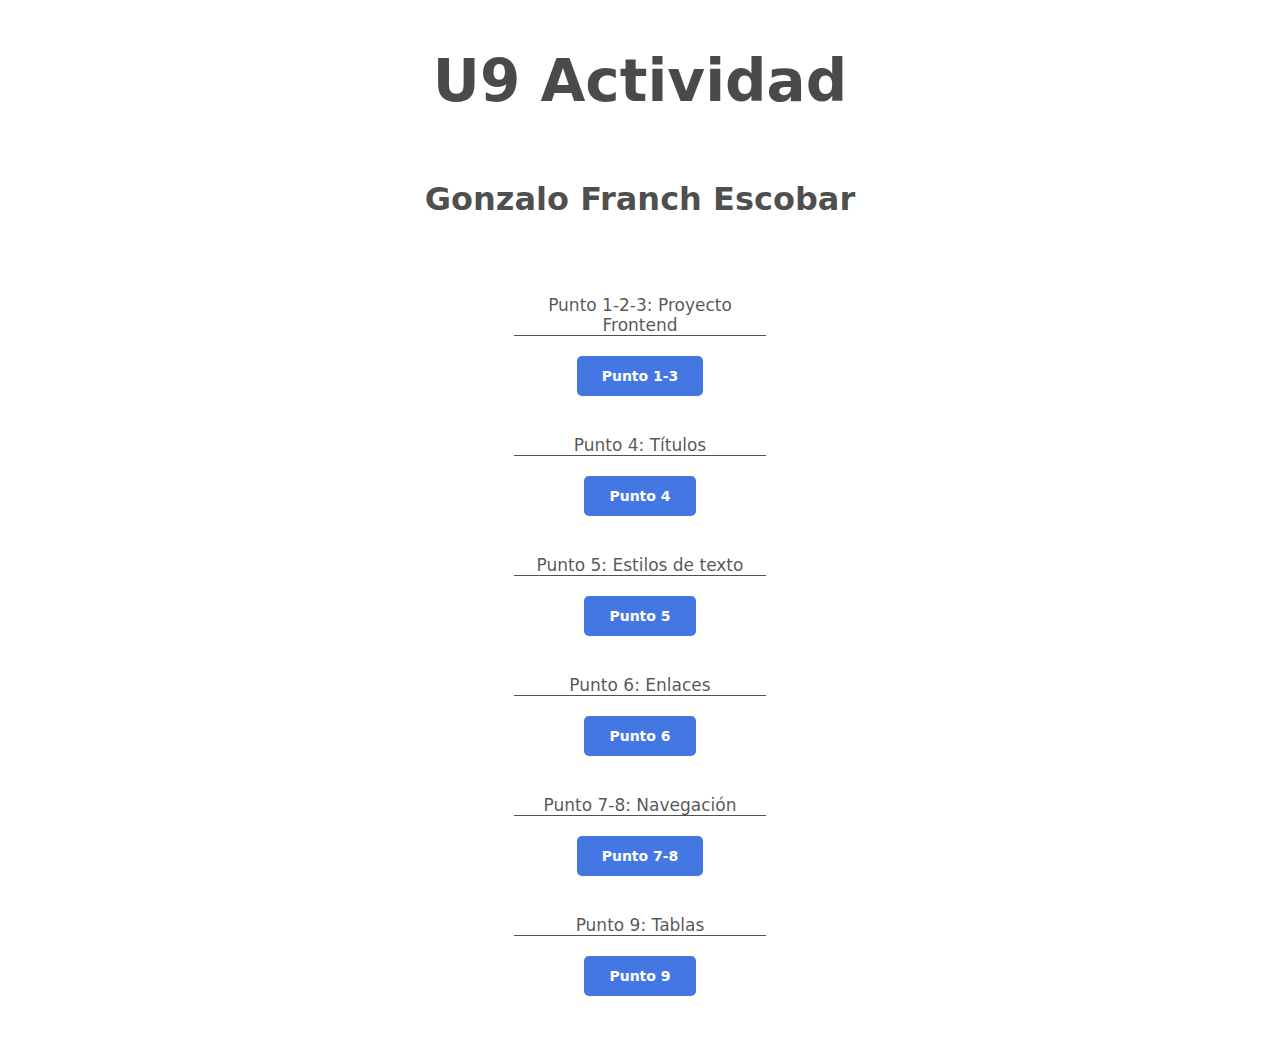
<file: index.html>
<!DOCTYPE html>
<html lang="en">
<head>
  <meta charset="UTF-8">
  <meta http-equiv="X-UA-Compatible" content="IE=edge">
  <meta name="viewport" content="width=device-width, initial-scale=1.0">
  <title>Actividad 9</title>
  <!-- LINK CSS -->
  <link rel="stylesheet" href="style.css">
  <!-- LINK FAVICON -->
  <link rel="icon" type="images/png" href="./favicon.png">
</head>
<body> 
  <div>
    <h1> U9 Actividad</h1>
    <h2>Gonzalo Franch Escobar</h2>
    <nav>
      <ul>
        <li>
          <p>
            Punto 1-2-3: Proyecto Frontend
          </p> 
          <a href="./puntos1-3/index.html">
            Punto 1-3
          </a>
        </li>
        <li>
          <p>
            Punto 4: Títulos
          </p> 
          <a href="./punto4/index.html">
            Punto 4
          </a>
        </li>
        <li>
          <p>
            Punto 5: Estilos de texto
          </p>
          <a href="./punto5/index.html">
            Punto 5
          </a>
        </li>
        <li>
          <p>
            Punto 6: Enlaces
          </p>
          <a href="./punto6/index.html">
            Punto 6
          </a>
        </li>
        <li>
          <p>
            Punto 7-8: Navegación
          </p>
          <a href="./punto7-8/index.html">
            Punto 7-8
          </a>
        </li>
        <li>
          <p>
            Punto 9: Tablas
          </p>
          <a href="./punto9/index.html">
            Punto 9
          </a>
        </li>
      </ul>
    </nav>
  </div> 
</body>
</html>
</file>
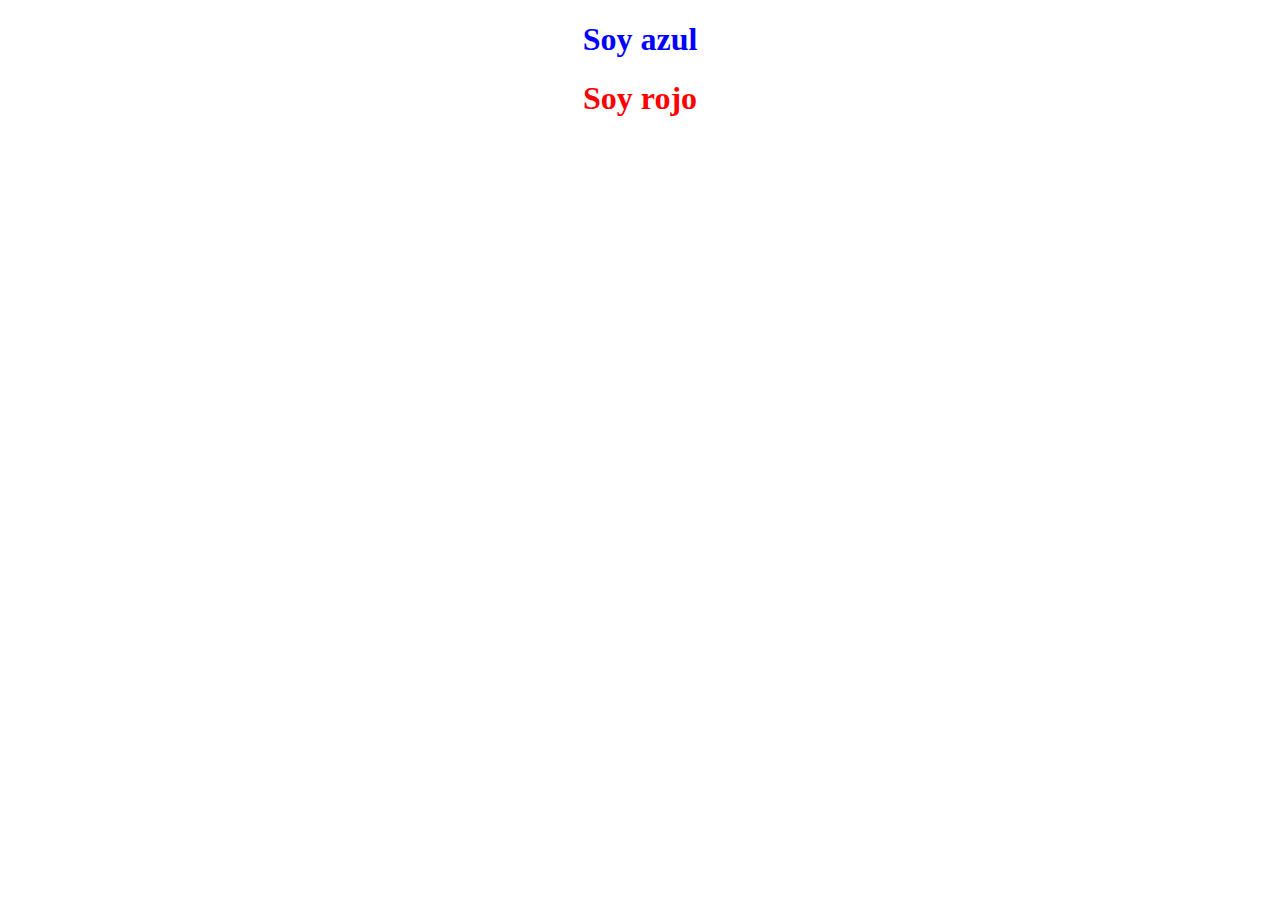
<file: punto4/index.html>
<!DOCTYPE html>
<html lang="en">
<head>
    <meta charset="UTF-8">
    <meta http-equiv="X-UA-Compatible" content="IE=edge">
    <meta name="viewport" content="width=device-width, initial-scale=1.0">
    <title>Punto 4</title>
    <!-- LINK CSS -->
    <link rel="stylesheet" href="style.css">
    <!-- LINK FAVICON -->
  <link rel="icon" type="images/png" href="./favicon.png">
</head>
<body>
    <h1 class="Azul">Soy azul</h1>
    <h1 class="Rojo"> Soy rojo</h1>
</body>
</html>
</file>
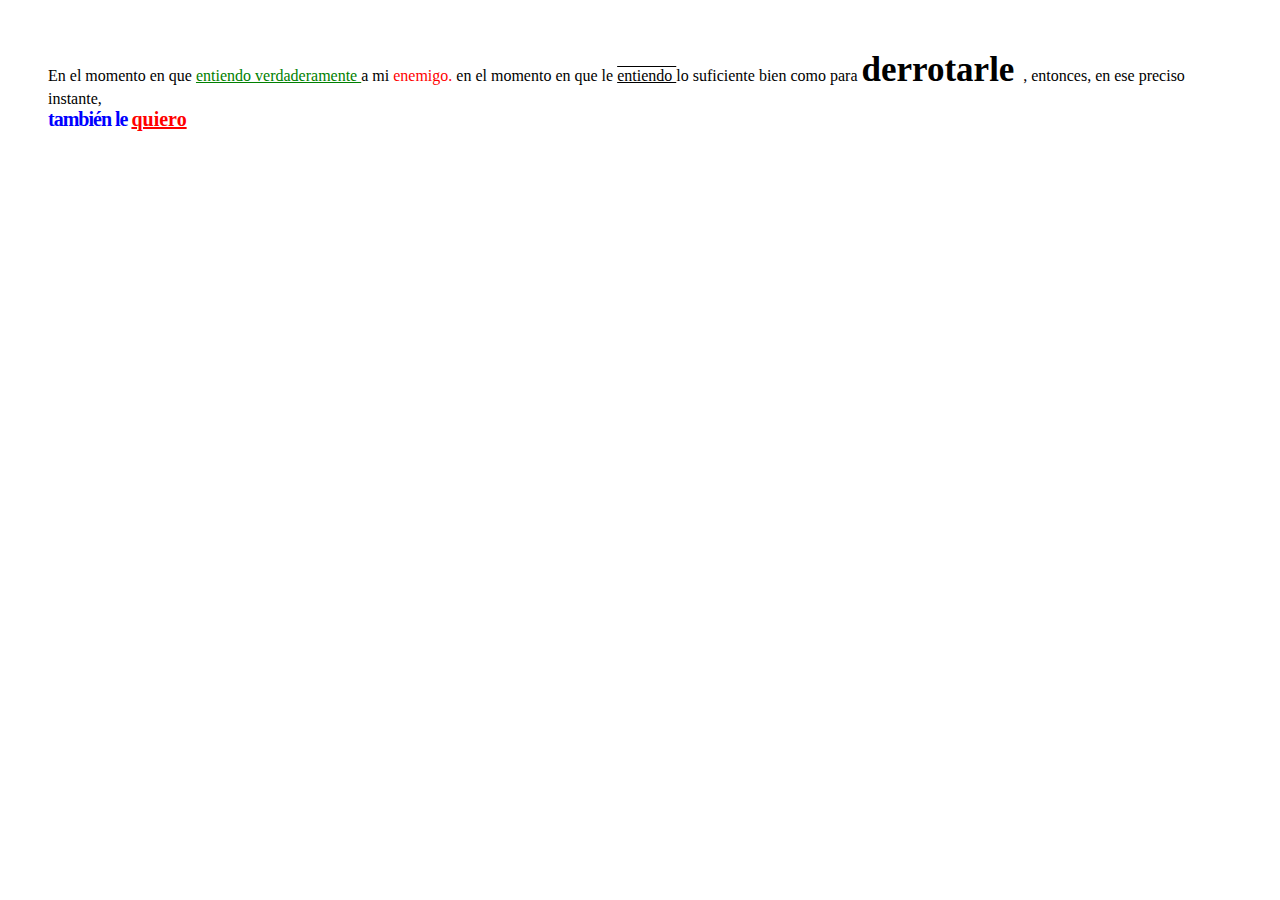
<file: punto5/index.html>
<!DOCTYPE html>
<html lang="en">
<head>
    <meta charset="UTF-8">
    <meta http-equiv="X-UA-Compatible" content="IE=edge">
    <meta name="viewport" content="width=device-width, initial-scale=1.0">
    <title>Punto 5</title>
    <!-- LINK CSS -->
    <link rel="stylesheet" href="style.css">
    <!-- LINK FAVICON -->
  <link rel="icon" type="images/png" href="./favicon.png">
</head>
<body>
    <div>
        <span>
            En el momento en que
        </span>
        <u id="u-1">
            entiendo verdaderamente
        </u>
        <span>
            a mi 
        </span>
        <span class="span-1"> enemigo.</span>
        <span>
            en el momento en que le
        </span>

        <span class="span-2">
            entiendo
        </span>

        <span>
            lo suficiente bien como para 
        </span>
        <strong id="strong-1">
            derrotarle
        </strong>
        <span>
            , entonces, en ese preciso instante,
        </span>
        <br>
        <span class="span-3">
            también le
        </span>
        <u id="u-2">
            quiero
        </u>
    </div>
</body>
</html>
</file>
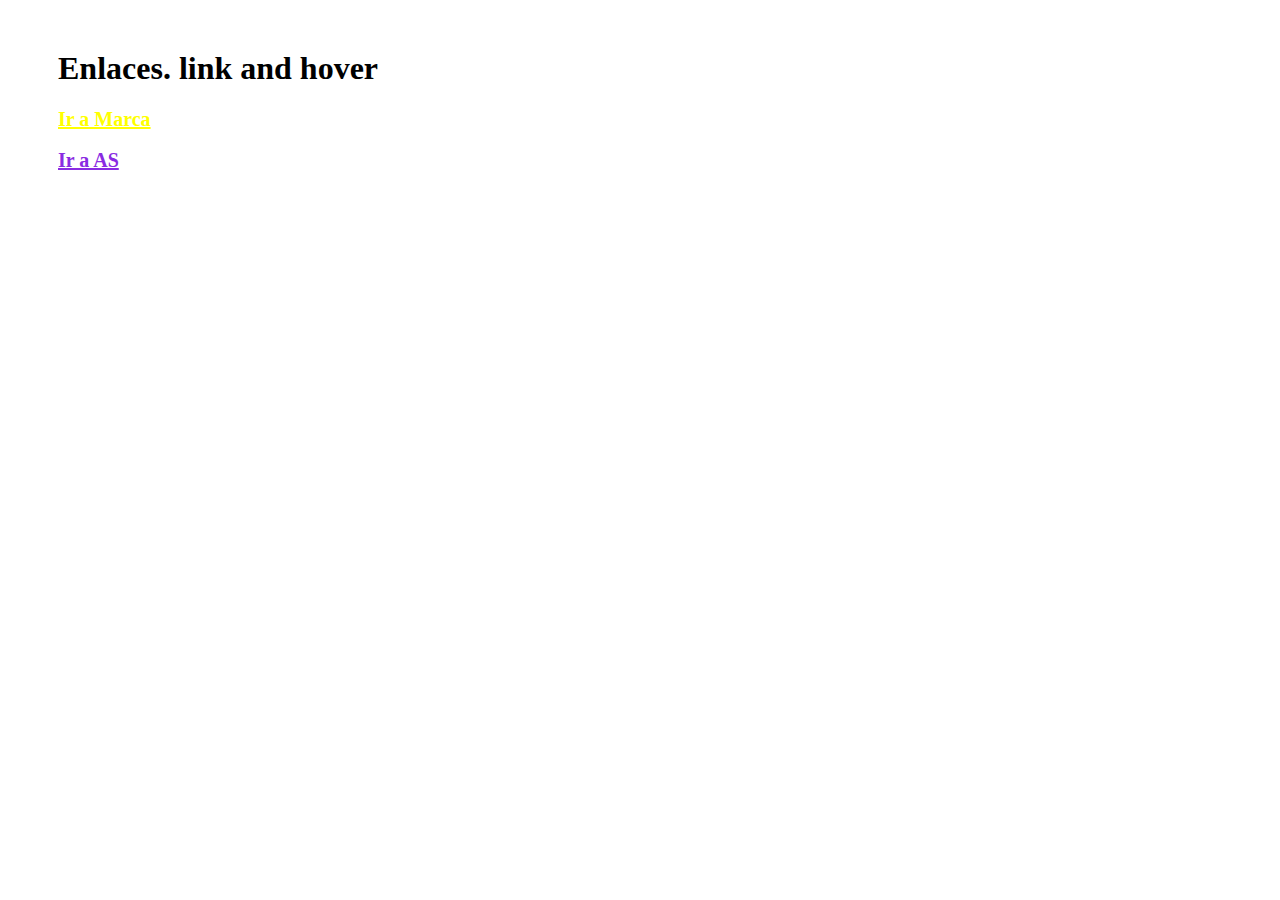
<file: punto6/index.html>
<!DOCTYPE html>
<html lang="en">
<head>
    <meta charset="UTF-8">
    <meta http-equiv="X-UA-Compatible" content="IE=edge">
    <meta name="viewport" content="width=device-width, initial-scale=1.0">
    <title>Punto 6</title>
    <!-- LINK CSS -->
    <link rel="stylesheet" href="style.css">
    <!-- LINK FAVICON -->
  <link rel="icon" type="images/png" href="./favicon.png">
</head>
<body>
    <section>
        <div>
            <h1>Enlaces. link and hover</h1>
            <a href="../index.html">Ir a Marca</a>
        </div>
        <br>
        <div id="div-2">
            <a href="../index.html">Ir a AS</a>
        </div>
    </section>


</body>
</html>
</file>
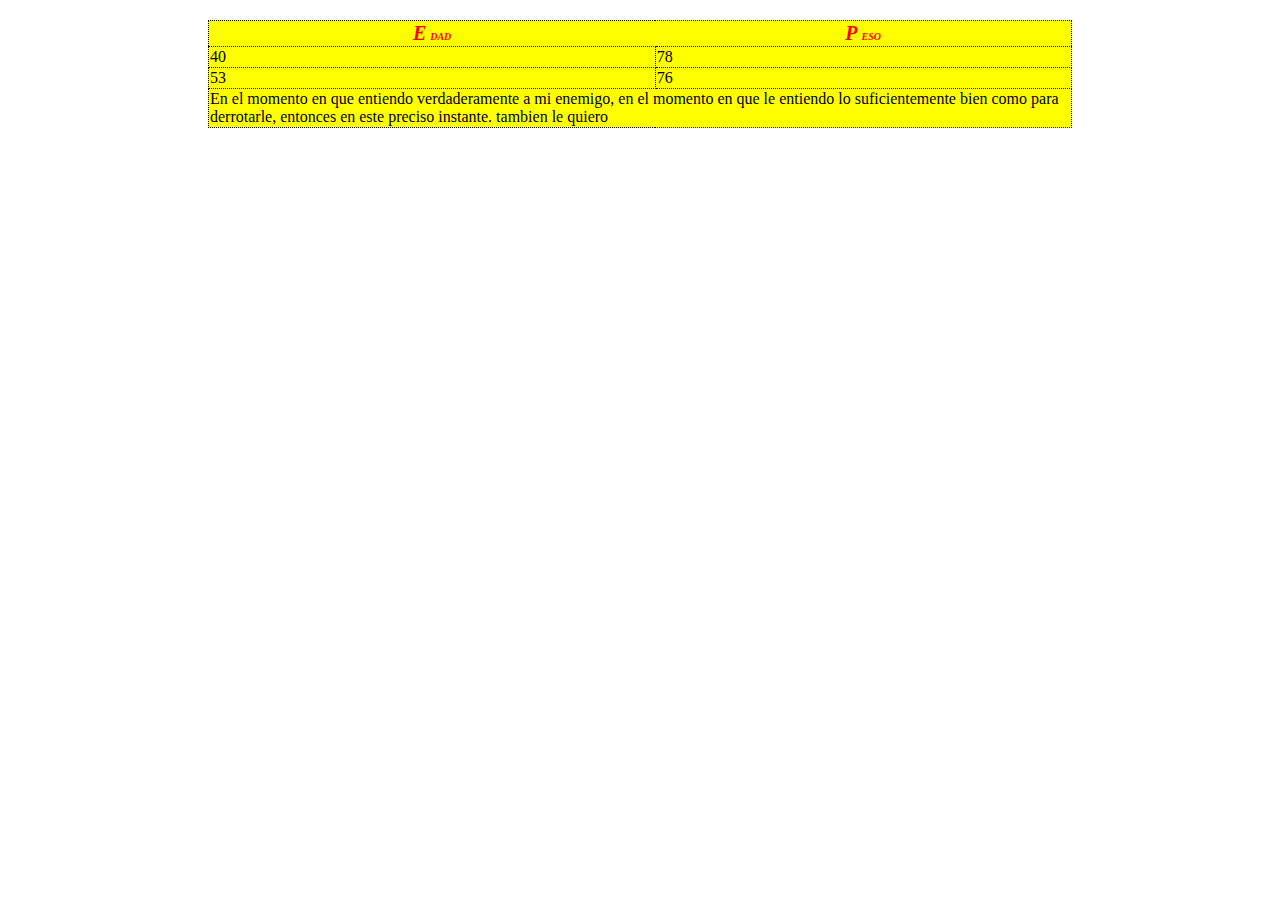
<file: punto9/index.html>
<!DOCTYPE html>
<html lang="en">
<head>
    <meta charset="UTF-8">
    <meta http-equiv="X-UA-Compatible" content="IE=edge">
    <meta name="viewport" content="width=device-width, initial-scale=1.0">
    <title>Punto 9</title>
    <!-- LINK CSS -->
    <link rel="stylesheet" href="style.css">
    <!-- LINK FAVICON -->
  <link rel="icon" type="images/png" href="./favicon.png">
<body>
    <section>
        <div>
            <table>
                <caption></caption>
                <tbody>
                    <tr>
                        <th><i><span>E</span> <span class="span_1">DAD</span></i></th>
                        <th><i><span>P</span> <span class="span_1">ESO</span></i></th>
                    </tr>
                    <tr>
                        <td>40</td>
                        <td>78</td>
                    </tr>
                    <tr>
                        <td>53</td>
                        <td>76</td>
                    </tr>
                    <tr>
                        <td colspan="2">
                            En el momento en que entiendo verdaderamente a mi enemigo, en el momento en que le entiendo lo suficientemente bien
                        como para derrotarle, entonces en este preciso instante. tambien le quiero
                        </td>  
                    </tr>
                </tbody>
            </table>
        </div>
    </section>
</body>
</html>
</file>
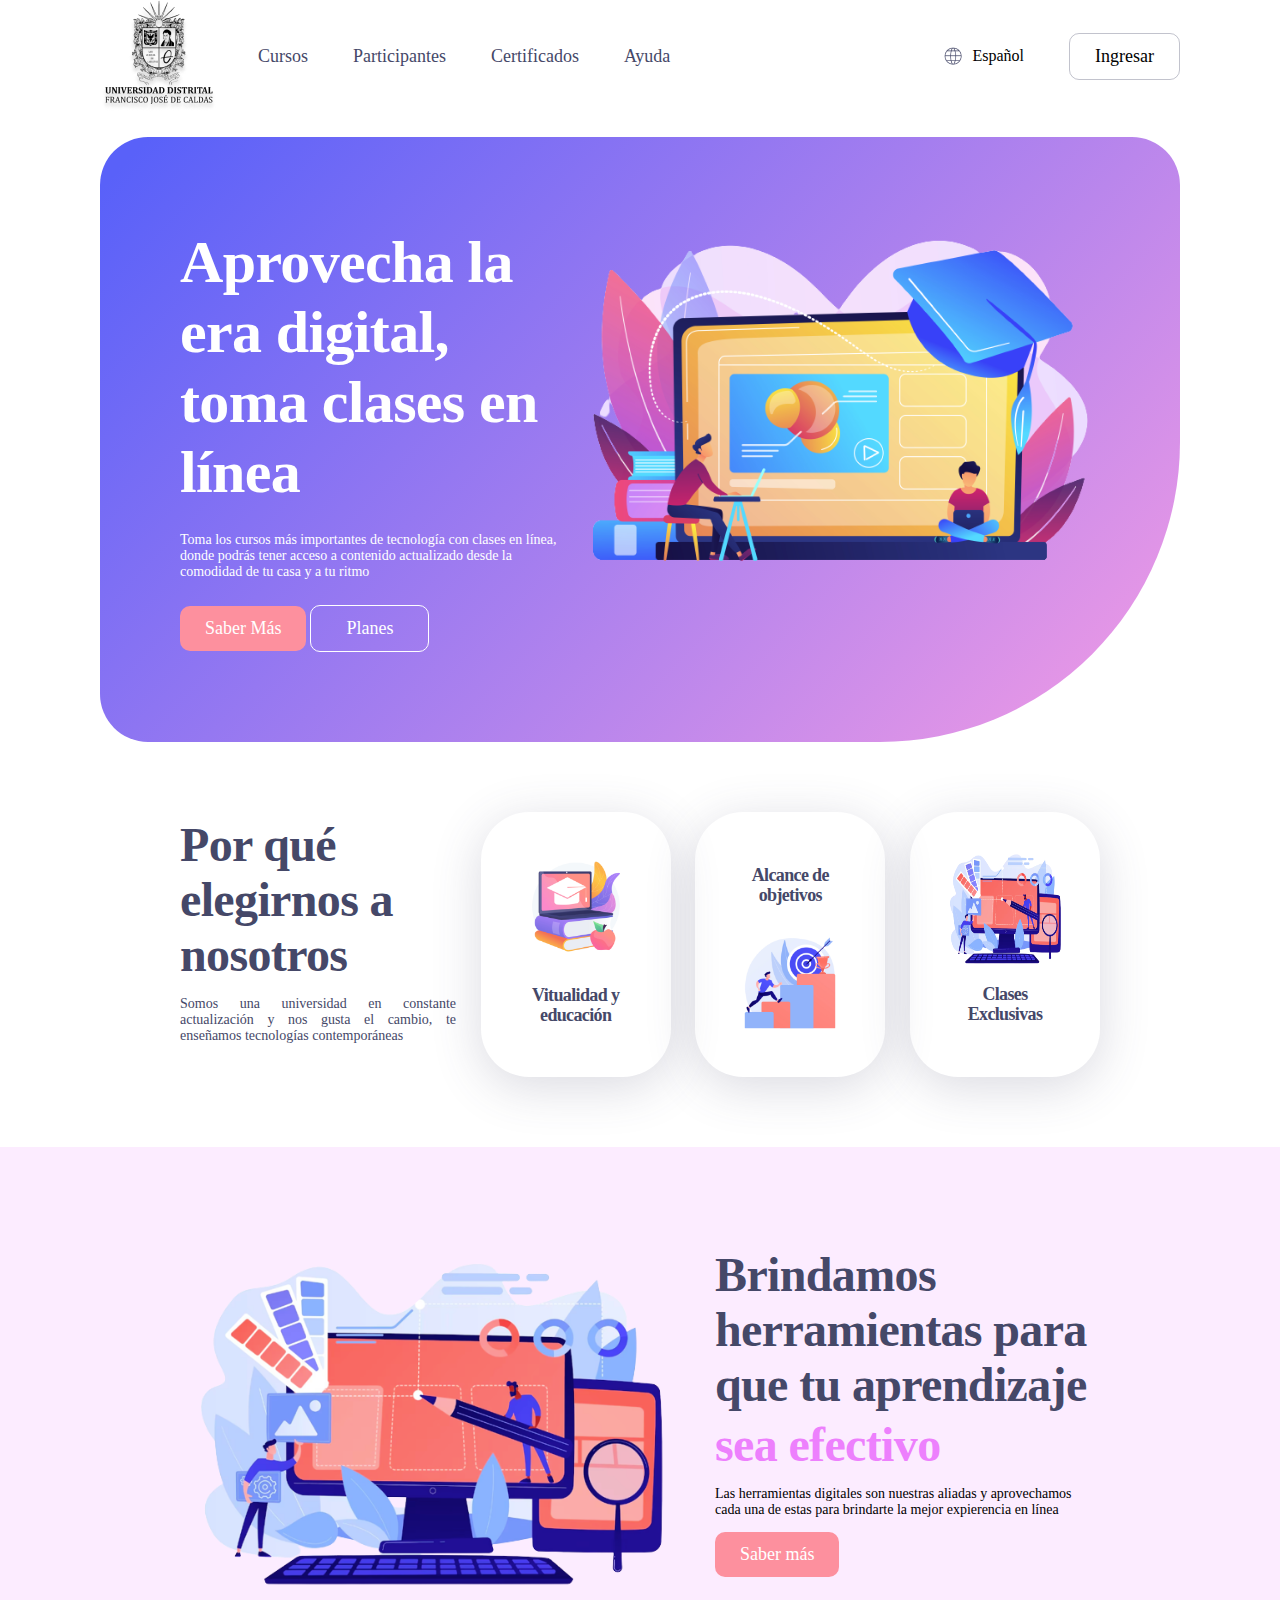
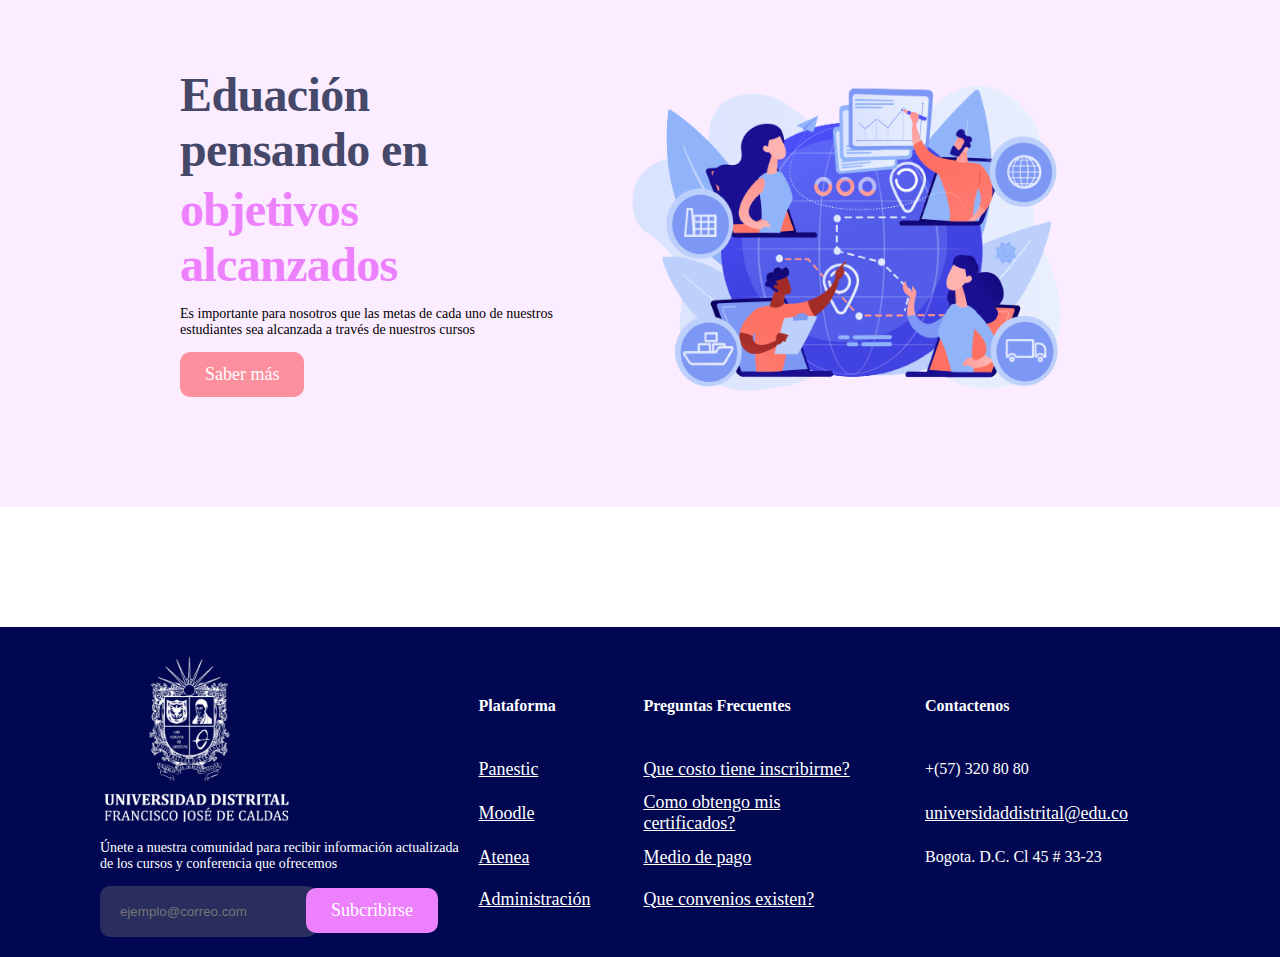
<file: puntos1-3/index.html>
<!DOCTYPE html>
<html lang="en">
  <head>
    <meta charset="UTF-8" />
    <meta http-equiv="X-UA-Compatible" content="IE=edge" />
    <meta name="viewport" content="width=device-width, initial-scale=1.0" />
    <title>Punto 1-3</title>
    <link
      rel="stylesheet"
      href="https://indestructibletype.com/fonts/Jost.css"
      type="text/css"
      charset="utf-8"
    />
    <!-- LINK DE CSS -->
    <link rel="stylesheet" href="style.css" />
    <!-- LINK FAVICON -->
    <link rel="icon" type="images/png" href="./images/favicon.png" />
  </head>
  <body>
    <header>
      <div class="header_nav">
        <img src="./images/header-logo.png" alt="main-logo" />
        <nav>
          <ul>
            <li><a href="#banner">Cursos</a></li>
            <li><a href="#seccion-1">Participantes</a></li>
            <li><a href="#seccion-2">Certificados</a></li>
            <li><a href="#footer">Ayuda</a></li>
          </ul>
        </nav>
      </div>
      <div class="header_settings">
        <div>
          <img src="./images/header-word.png" alt="world" />
          <span>Español</span>
        </div>
        <button>Ingresar</button>
      </div>
    </header>
    <main>
      <section id="banner">
        <div>
          <div>
            <h1>Aprovecha la era digital, toma clases en línea</h1>
            <p>
              Toma los cursos más importantes de tecnología con clases en línea,
              donde podrás tener acceso a contenido actualizado desde la
              comodidad de tu casa y a tu ritmo
            </p>
          </div>
          <div>
            <button class="button__orange">Saber Más</button>
            <button class="button__white">Planes</button>
          </div>
        </div>
        <img
          src="./images/banner-online.png"
          alt="online-educacion"
          width="550px"
          height="350px"
        />
      </section>
      <section id="seccion-1">
        <div class="section-1__info">
          <h2>Por qué elegirnos a nosotros</h2>
          <p>
            Somos una universidad en constante actualización y nos gusta el
            cambio, te enseñamos tecnologías contemporáneas
          </p>
        </div>
        <div class="section-1__card">
          <img
            src="./images/section1-education.png"
            alt="education"
            width="120px"
            height="120px"
          />
          <h3>Vitualidad y educación</h3>
        </div>
        <div class="section-1__card section-1_card_down">
          <h3>Alcance de objetivos</h3>
          <img
            src="./images/section1-goals.png"
            alt="education"
            width="120px"
            height="120px"
          />
        </div>
        <div class="section-1__card">
          <img
            src="./images/section2-tools.png"
            alt="education"
            width="120px"
            height="120px"
          />
          <h3>Clases Exclusivas</h3>
        </div>
      </section>
      <section id="seccion-2">
        <div class="section-2__info">
          <img
            src="./images/section2-tools.png"
            alt="tools"
            width="500px"
            height="350px"
          />

          <div>
            <h2>Brindamos herramientas para que tu aprendizaje</h2>
            <h2 class="section-2__sub-pink">sea efectivo</h2>
            <p>
              Las herramientas digitales son nuestras aliadas y aprovechamos
              cada una de estas para brindarte la mejor expierencia en línea
            </p>
            <button class="button__orange">Saber más</button>
          </div>
        </div>
        <div class="section-2__info">
          <div>
            <h2>Eduación pensando en</h2>
            <h2 class="section-2__sub-pink">objetivos alcanzados</h2>
            <p>
              Es importante para nosotros que las metas de cada uno de nuestros
              estudiantes sea alcanzada a través de nuestros cursos
            </p>
            <button class="button__orange">Saber más</button>
          </div>

          <img
            src="./images/section2-goals.png"
            alt="goals"
            width="500px"
            height="350px"
          />
        </div>
      </section>
    </main>
    <footer id="footer">
      <div class="footer__info">
        <img
          src="./images/footer-logo.png"
          alt="footer-logo"
          width="200px"
          height="175px"
        />
        <div>
          <p>
            Únete a nuestra comunidad para recibir información actualizada de
            los cursos y conferencia que ofrecemos
          </p>
          <form action="" method="post">
            <input
              id="email"
              type="email"
              name="user_name"
              placeholder="ejemplo@correo.com"
            />
            <button class="button__pink">Subcribirse</button>
          </form>
        </div>
      </div>
      <div>
        <table>
          <tr>
            <th>Plataforma</th>
            <th>Preguntas Frecuentes</th>
            <th>Contactenos</th>
          </tr>
          <tr>
            <td><a href="">Panestic</a></td>
            <td><a href="">Que costo tiene inscribirme?</a></td>
            <td>+(57) 320 80 80</td>
          </tr>
          <tr>
            <td><a href="">Moodle</a></td>
            <td><a href="">Como obtengo mis certificados?</a></td>
            <td><a href="">universidaddistrital@edu.co</a></td>
          </tr>
          <tr>
            <td><a href="">Atenea</a></td>
            <td><a href="">Medio de pago</a></td>
            <td>Bogota. D.C. Cl 45 # 33-23</td>
          </tr>
          <tr>
            <td><a href="">Administración</a></td>
            <td><a href="">Que convenios existen?</a></td>
          </tr>
        </table>
      </div>
    </footer>
  </body>
</html>
</file>
<file: style.css>
body {
  text-align: center;
  color: #000000b5;
  font-family: system-ui, -apple-system;
}

body, div {
  display: flex;
  justify-content: center;
  align-items: center;
}

div {
  flex-direction: column;
  width: 50%;
  height: 50%;
  text-align: center;
}

h1 {
  font-size: 58px;
}

h2 {
  font-size: 32px;
}

nav {
  width: 40%;
}

ul {
  padding: 0;
  text-align: center;
  list-style: none;
}

li {
  margin: 50px 0;
}

p {
  margin: 40px 0 30px;
  color: #000000ae;
  font-size: 17px;
  border-bottom: 1px solid;
}

a {
  padding: 12px 25px;
  color: #ffffff;
  background-color: #2c65e0e2;
  border: none;
  border-radius: 5px;
  font-family: system-ui, -apple-system;
  font-size: 14px;
  font-weight: bold;
  text-decoration: none;
  cursor: pointer;
}

a:hover {
  background-color: #e87537e2;
}
</file>
<file: punto4/style.css>
.Azul {
    display: flex;
    align-items: center;
    color: blue;
    justify-content: center;
}
.Rojo {
    display: flex;
    align-items: center;
    color: red;
    justify-content: center;
}
</file>
<file: punto5/style.css>
div {
    margin: 50px 40px;
}
#u-1 {
color: green;
}
.span-1 {
    color: red;
}
.span-2 {
    text-decoration-line: overline underline;
    
}
#strong-1 {
    font-size: 35px;
}
.span-3 {
    color: blue;
    font-size: 20px;
    letter-spacing: -1px;
    font-weight: bold;
}
#u-2 {
    color: red;
    font-size: 20px;
    font-weight:bold;
    
}
</file>
<file: punto6/style.css>
section {
    margin: 50px 50px;
    
    
}
div a {
    color: yellow;
    font-weight: bold;
    font-size: 20px;
}

#div-2 a {
    color: blueviolet;  
}
</file>
<file: punto9/style.css>
table {
    margin: 20px 200px;
    background-color:yellow;
    border: black 1px dotted;  
}
th {
    color: red;
}
td {
    border: rgb(8, 8, 8) 1px dotted;  
}

table {
    border-collapse: collapse;
}
span {
    font-size: 20px;
}

.span_1 {
    font-size: 10px;
}
</file>
<file: puntos1-3/style.css>
/* ESTILOS GLOBLES */
body {
    margin: 0PX;
}
a {
    font-family: 'jost';
    font-size: 18px;
}

button {
    padding: 12px 25px;
    font-family: 'Jost';
    font-size: 18px;
    border-radius: 10px;
    cursor: pointer;
}

.button__orange {
    background-color:#fd909e ;
    color: #fff;
    border: none;
}

p {
    font-family: 'jost';
    font-size: 14px;
    font-weight: 300;
}

h2 {
    margin: 5px 0px;
    color: #454868;
    font-family: 'jost';
    font-size:48px ;
    line-height: 55px;
    letter-spacing: -0.64px;
}
/* FIN ESTILOS GLOBLES */

/* ESTILOS HEADER */
header {
    display: flex;
    margin: 0px 100px;
    justify-content: space-between;
}

.header_nav {
    display: flex;
    align-items: center;
}

.header_nav nav ul {
    display: flex;
    gap: 45px;
    list-style: none;
}

.header_nav nav ul a {
    text-decoration: none;
    color: #454868;
}
.header_settings {
    display: flex;
    justify-content: center;
    align-items: center;
    gap: 45px;
}
.header_settings div {
    display: flex;
    align-items: center;
    gap: 10px;
    font-family: 'jost';
    font-size: 16px;
    font-weight: 400;
}
.header_settings button {
    background-color: transparent;
    border: 1px solid #45486854;
}
/* FIN ESTILO HEADER */

/* ESTILOS DEL BANNER */

#banner {
    display: flex;
    margin: 25px 100px;
    padding: 90px 80px;
    background: linear-gradient(313.18deg, #EE9AE5 3.28%, #5961F9 97.04%);
    border-radius: 48px 48px 300px 48px; 
}

h1 {
    margin: 0px;
    font-family: 'jost';
    font-size:60px ;
    font-weight: 600;
    color: #fff;
    line-height: 70px;
    letter-spacing: -0.64px;
}

#banner p {
    margin: 25px 0px;
    color: #fff;
}

.button__white {
    padding: 12px 35px;
    background-color:transparent ;
    color: #fff;
    border: 1px solid #fff;
}
/* FIN ESTILO BANNER */

/* ESTILOS SECCION 1 */

#seccion-1 {
    display: flex;
    justify-content: space-between;
    margin: 50px 100px;
    padding: 20px 80px;
}
.section-1__info {
    width: 30%;
}
.section-1__info h2 {
    margin: 5px 0px;
    color: #454868;
    font-family: 'jost';
    font-size:48px ;
    line-height: 55px;
    letter-spacing: -0.64px;
}
.section-1__info p {
    color: #454868;
    text-align: justify;
}

.section-1__card {
    padding: 35px;
    display: flex;
    flex-direction: column;
    justify-content: space-between;
    align-items: center;
    width: min-content;
    height: 195px;
    border-radius: 48px;
    box-shadow: 0px 10px 50px #45486833;
}
.section-1__card h3 {
    font-family: 'jost';
    text-align: center;
    color: #454868;
    font-size: 18px;
    line-height: 20px;
    letter-spacing: -0.64px;
}
/* FIN ESTILOS SECCION 1 */
/* ESTILOS SECCION 2 */
#seccion-2 {
    padding: 25px 180px;
    background: #ed80fd26;
}

.section-2__info {
    justify-content: left;
    display: flex;
    gap: 35px;
    margin: 70px 0px;
}
/* FIN ESTILOS SECCION 2 */
/* ESTILO FOOTER */
#footer {
    display: flex;
    justify-content: space-between;
    align-items: center;
    margin-top: 120px;
    padding: 20px 100px;
    background-color: #010851;
    color: #fff;
}
.footer__info {
    width: 35%;
}
.section-2__sub-pink {
    color: #ed80fd;
}

input {
    width: 220;
    padding: 18px 20px;
    margin-right: -15px;
    border: none;
    border-radius: 10px ;
    background-color: #45486899;
}
.button__pink {
    background-color: #ed80fd;
    color: #fff;
    border: none;
}

table {
    font-family: 'jost';
    text-align: left;
}

tr {
    height: 40px;
}

th { 
    height: 80px;
}

td {
    padding-right: 50px;
}

td a {
    color: #fff;
}
/* FIN ESTILO DE FOOTER */
</file>
